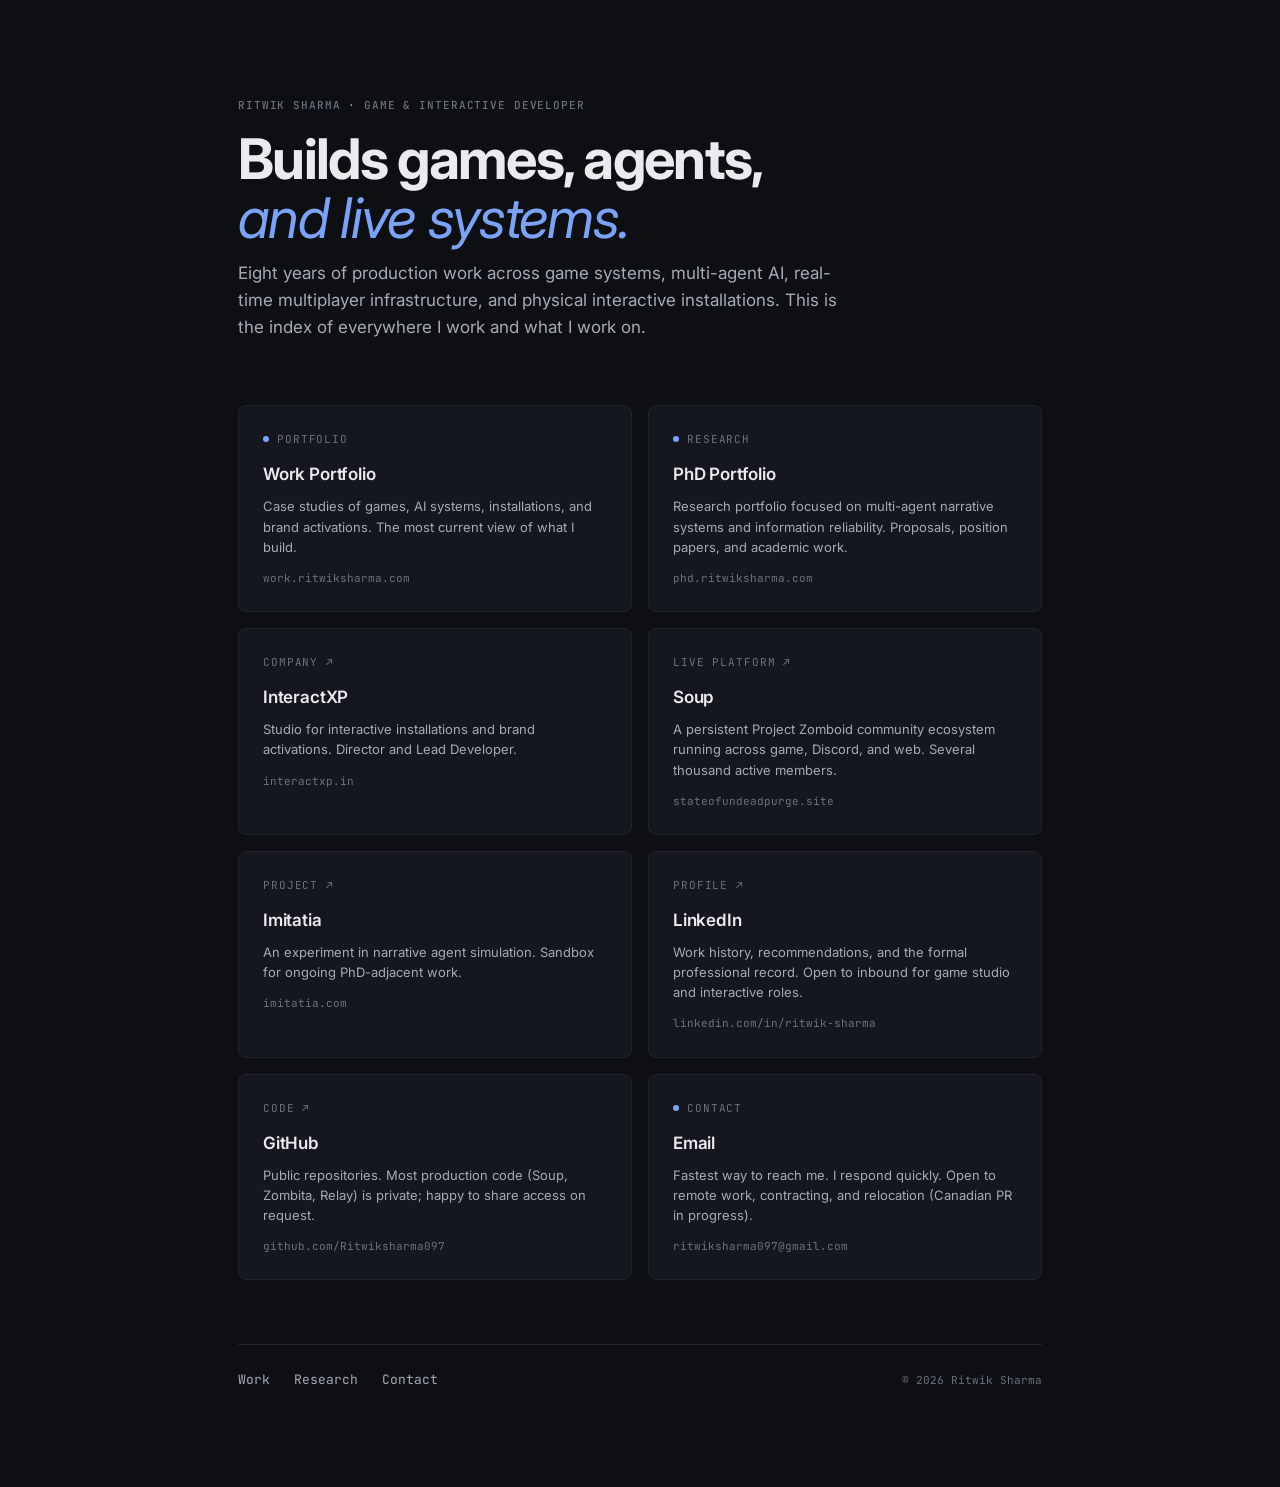
<file: index.html>
<!DOCTYPE html>
<html lang="en">
<head>
  <meta charset="UTF-8">
  <meta name="viewport" content="width=device-width, initial-scale=1.0">
  <title>Ritwik Sharma</title>
  <meta name="description" content="Ritwik Sharma. Game and interactive developer. Builds games, agents, and live systems.">
  <link rel="stylesheet" href="style.css">
  <link rel="icon" type="image/svg+xml" href="favicon.svg">
  <style>
    body { display: flex; flex-direction: column; min-height: 100vh; }
    .portal-wrap { flex: 1; display: flex; align-items: center; padding: var(--s-9) 0; }
    .portal-inner { max-width: 900px; margin: 0 auto; padding: 0 var(--gutter); width: 100%; }

    .portal-hero { margin-bottom: var(--s-8); }
    .portal-hero h1 {
      font-size: clamp(36px, 6vw, 56px);
      font-weight: 700;
      letter-spacing: -0.03em;
      line-height: 1.05;
      margin-bottom: var(--s-3);
    }
    .portal-hero h1 .accent {
      color: var(--accent);
      font-style: italic;
      font-weight: 400;
    }
    .portal-hero p {
      font-size: clamp(15px, 1.8vw, 17px);
      color: var(--text-soft);
      line-height: 1.6;
      max-width: 56ch;
    }
    .portal-hero .eyebrow {
      margin-bottom: var(--s-4);
    }

    .portal-grid {
      display: grid;
      grid-template-columns: repeat(2, 1fr);
      gap: var(--s-4);
    }
    @media (max-width: 640px) {
      .portal-grid { grid-template-columns: 1fr; }
    }

    .portal-card {
      display: block;
      padding: var(--s-5);
      background: var(--bg-elev);
      border: 1px solid var(--border);
      border-radius: var(--radius-lg);
      transition: border-color 0.18s ease, transform 0.18s ease, background 0.18s ease;
      position: relative;
    }
    .portal-card:hover {
      border-color: var(--accent);
      background: var(--bg-elev-2);
      transform: translateY(-2px);
    }
    .portal-card .card-tag {
      font-family: var(--font-mono);
      font-size: 11px;
      letter-spacing: 0.08em;
      text-transform: uppercase;
      color: var(--text-faint);
      margin-bottom: var(--s-3);
      display: flex;
      align-items: center;
      gap: var(--s-2);
    }
    .portal-card .card-tag .dot {
      width: 6px;
      height: 6px;
      background: var(--accent);
      border-radius: 50%;
      display: inline-block;
    }
    .portal-card .card-tag .external::after {
      content: ' ↗';
      color: var(--text-faint);
    }
    .portal-card .card-title {
      font-size: 17px;
      font-weight: 600;
      color: var(--text);
      letter-spacing: -0.01em;
      margin-bottom: var(--s-2);
    }
    .portal-card .card-desc {
      font-size: 13px;
      color: var(--text-soft);
      line-height: 1.55;
    }
    .portal-card .card-url {
      font-family: var(--font-mono);
      font-size: 11px;
      color: var(--text-faint);
      margin-top: var(--s-3);
    }

    .portal-foot {
      margin-top: var(--s-8);
      padding-top: var(--s-5);
      border-top: 1px solid var(--border);
      display: flex;
      justify-content: space-between;
      align-items: center;
      flex-wrap: wrap;
      gap: var(--s-4);
    }
    .portal-foot-links {
      display: flex;
      gap: var(--s-5);
      font-family: var(--font-mono);
      font-size: 13px;
      color: var(--text-soft);
    }
    .portal-foot-links a {
      transition: color 0.15s ease;
    }
    .portal-foot-links a:hover { color: var(--accent); }
    .portal-foot-meta {
      font-family: var(--font-mono);
      font-size: 11px;
      color: var(--text-faint);
    }
  </style>
  <meta property="og:type" content="website">
  <meta property="og:title" content="Ritwik Sharma">
  <meta property="og:description" content="Ritwik Sharma. Game and interactive developer. Builds games, agents, and live systems.">
  <meta property="og:url" content="https://ritwiksharma.com/">
  <meta property="og:image" content="https://ritwiksharma.com/og.jpg">
  <meta property="og:image:width" content="1200">
  <meta property="og:image:height" content="630">
  <meta name="twitter:card" content="summary_large_image">
  <meta name="twitter:image" content="https://ritwiksharma.com/og.jpg">
</head>
<body>

<main class="portal-wrap">
  <div class="portal-inner">

    <div class="portal-hero">
      <div class="eyebrow">Ritwik Sharma <span class="accent">·</span> Game &amp; Interactive Developer</div>
      <h1>Builds games, agents,<br><span class="accent">and live systems.</span></h1>
      <p>Eight years of production work across game systems, multi-agent AI, real-time multiplayer infrastructure, and physical interactive installations. This is the index of everywhere I work and what I work on.</p>
    </div>

    <div class="portal-grid">

      <a class="portal-card" href="https://work.ritwiksharma.com">
        <div class="card-tag"><span class="dot"></span>Portfolio</div>
        <div class="card-title">Work Portfolio</div>
        <div class="card-desc">Case studies of games, AI systems, installations, and brand activations. The most current view of what I build.</div>
        <div class="card-url">work.ritwiksharma.com</div>
      </a>

      <a class="portal-card" href="https://phd.ritwiksharma.com">
        <div class="card-tag"><span class="dot"></span>Research</div>
        <div class="card-title">PhD Portfolio</div>
        <div class="card-desc">Research portfolio focused on multi-agent narrative systems and information reliability. Proposals, position papers, and academic work.</div>
        <div class="card-url">phd.ritwiksharma.com</div>
      </a>

      <a class="portal-card" href="https://interactxp.in" target="_blank" rel="noopener">
        <div class="card-tag"><span class="external">Company</span></div>
        <div class="card-title">InteractXP</div>
        <div class="card-desc">Studio for interactive installations and brand activations. Director and Lead Developer.</div>
        <div class="card-url">interactxp.in</div>
      </a>

      <a class="portal-card" href="https://stateofundeadpurge.site" target="_blank" rel="noopener">
        <div class="card-tag"><span class="external">Live Platform</span></div>
        <div class="card-title">Soup</div>
        <div class="card-desc">A persistent Project Zomboid community ecosystem running across game, Discord, and web. Several thousand active members.</div>
        <div class="card-url">stateofundeadpurge.site</div>
      </a>

      <a class="portal-card" href="https://imitatia.com" target="_blank" rel="noopener">
        <div class="card-tag"><span class="external">Project</span></div>
        <div class="card-title">Imitatia</div>
        <div class="card-desc">An experiment in narrative agent simulation. Sandbox for ongoing PhD-adjacent work.</div>
        <div class="card-url">imitatia.com</div>
      </a>

      <a class="portal-card" href="https://www.linkedin.com/in/ritwik-sharma-bb1370152/" target="_blank" rel="noopener">
        <div class="card-tag"><span class="external">Profile</span></div>
        <div class="card-title">LinkedIn</div>
        <div class="card-desc">Work history, recommendations, and the formal professional record. Open to inbound for game studio and interactive roles.</div>
        <div class="card-url">linkedin.com/in/ritwik-sharma</div>
      </a>

      <a class="portal-card" href="https://github.com/Ritwiksharma097" target="_blank" rel="noopener">
        <div class="card-tag"><span class="external">Code</span></div>
        <div class="card-title">GitHub</div>
        <div class="card-desc">Public repositories. Most production code (Soup, Zombita, Relay) is private; happy to share access on request.</div>
        <div class="card-url">github.com/Ritwiksharma097</div>
      </a>

      <a class="portal-card" href="mailto:ritwiksharma097@gmail.com">
        <div class="card-tag"><span class="dot"></span>Contact</div>
        <div class="card-title">Email</div>
        <div class="card-desc">Fastest way to reach me. I respond quickly. Open to remote work, contracting, and relocation (Canadian PR in progress).</div>
        <div class="card-url">ritwiksharma097@gmail.com</div>
      </a>

    </div>

    <div class="portal-foot">
      <div class="portal-foot-links">
        <a href="https://work.ritwiksharma.com">Work</a>
        <a href="https://phd.ritwiksharma.com">Research</a>
        <a href="mailto:ritwiksharma097@gmail.com">Contact</a>
      </div>
      <div class="portal-foot-meta">© 2026 Ritwik Sharma</div>
    </div>

  </div>
</main>

</body>
</html>
</file>
<file: style.css>
/* ============================================
   Ritwik Sharma, Work Portfolio
   Dark, restrained, engineering-publication aesthetic
   ============================================ */

@import url('https://fonts.googleapis.com/css2?family=Inter:wght@400;500;600;700&family=JetBrains+Mono:wght@400;500&display=swap');

/* ---------- Tokens ---------- */
:root {
  --bg: #0d0f13;
  --bg-elev: #14171d;
  --bg-elev-2: #1a1e26;
  --border: #1f242c;
  --border-strong: #2a3038;
  --text: #e9ebef;
  --text-soft: #a4abb6;
  --text-faint: #6a727e;
  --accent: #7aa2f7;
  --accent-soft: #5a82d4;
  --accent-dim: rgba(122, 162, 247, 0.10);
  --good: #9ece6a;
  --warn: #e0af68;

  --font-sans: 'Inter', -apple-system, BlinkMacSystemFont, 'Segoe UI', sans-serif;
  --font-mono: 'JetBrains Mono', ui-monospace, 'SF Mono', Menlo, monospace;

  --s-1: 4px;
  --s-2: 8px;
  --s-3: 12px;
  --s-4: 16px;
  --s-5: 24px;
  --s-6: 32px;
  --s-7: 48px;
  --s-8: 64px;
  --s-9: 96px;
  --s-10: 128px;

  --max-w: 1180px;
  --gutter: clamp(20px, 5vw, 48px);
  --radius: 4px;
  --radius-lg: 8px;
}

/* ---------- Reset ---------- */
*, *::before, *::after { box-sizing: border-box; margin: 0; padding: 0; }
html { scroll-behavior: smooth; }
body {
  font-family: var(--font-sans);
  background: var(--bg);
  color: var(--text);
  font-size: 16px;
  line-height: 1.65;
  -webkit-font-smoothing: antialiased;
  -moz-osx-font-smoothing: grayscale;
  font-feature-settings: 'kern', 'liga', 'calt';
  min-height: 100vh;
}
img, video { max-width: 100%; height: auto; display: block; }
a { color: inherit; text-decoration: none; }
::selection { background: var(--accent-dim); color: var(--text); }

/* ---------- Layout primitives ---------- */
.wrap {
  max-width: var(--max-w);
  margin: 0 auto;
  padding: 0 var(--gutter);
}
.wrap-narrow {
  max-width: 760px;
  margin: 0 auto;
  padding: 0 var(--gutter);
}

/* ---------- Nav ---------- */
.nav {
  position: sticky;
  top: 0;
  z-index: 50;
  background: rgba(13, 15, 19, 0.85);
  backdrop-filter: blur(12px);
  -webkit-backdrop-filter: blur(12px);
  border-bottom: 1px solid var(--border);
}
.nav-inner {
  display: flex;
  align-items: center;
  justify-content: space-between;
  padding: var(--s-4) var(--gutter);
  max-width: var(--max-w);
  margin: 0 auto;
}
.nav-brand {
  font-family: var(--font-mono);
  font-size: 14px;
  font-weight: 500;
  letter-spacing: -0.01em;
  color: var(--text);
  display: flex;
  align-items: center;
  gap: 10px;
}
.nav-brand::before {
  content: '';
  width: 6px;
  height: 6px;
  background: var(--accent);
  border-radius: 50%;
  animation: pulse 2s ease-in-out infinite;
}
@keyframes pulse {
  0%, 100% { opacity: 1; }
  50% { opacity: 0.4; }
}
.nav-links {
  display: flex;
  gap: var(--s-6);
  font-family: var(--font-mono);
  font-size: 13px;
  color: var(--text-soft);
}
.nav-links a {
  transition: color 0.15s ease;
}
.nav-links a:hover { color: var(--text); }
.nav-links a.active { color: var(--accent); }

@media (max-width: 640px) {
  .nav-links { gap: var(--s-4); font-size: 12px; }
}

/* ---------- Typography ---------- */
.eyebrow {
  font-family: var(--font-mono);
  font-size: 11px;
  font-weight: 500;
  letter-spacing: 0.08em;
  text-transform: uppercase;
  color: var(--text-faint);
}
.eyebrow .accent { color: var(--accent); }

h1, h2, h3, h4 {
  font-weight: 600;
  line-height: 1.15;
  letter-spacing: -0.02em;
  color: var(--text);
}

.h-display {
  font-size: clamp(40px, 7vw, 72px);
  font-weight: 700;
  letter-spacing: -0.035em;
  line-height: 1.05;
}
.h-1 {
  font-size: clamp(32px, 5vw, 48px);
  letter-spacing: -0.03em;
}
.h-2 {
  font-size: clamp(24px, 3.5vw, 32px);
}
.h-3 {
  font-size: 20px;
}

.lede {
  font-size: clamp(17px, 2vw, 20px);
  line-height: 1.55;
  color: var(--text-soft);
  max-width: 60ch;
}

.muted { color: var(--text-soft); }
.faint { color: var(--text-faint); }
.mono { font-family: var(--font-mono); }

/* ---------- Hero ---------- */
.hero {
  padding: var(--s-10) 0 var(--s-9);
  border-bottom: 1px solid var(--border);
}
.hero-inner {
  max-width: var(--max-w);
  margin: 0 auto;
  padding: 0 var(--gutter);
}
.hero .eyebrow {
  margin-bottom: var(--s-5);
}
.hero h1 {
  margin-bottom: var(--s-5);
}
.hero h1 .accent {
  color: var(--accent);
  font-weight: 400;
  font-style: italic;
}
.hero-meta {
  display: flex;
  flex-wrap: wrap;
  gap: var(--s-5);
  margin-top: var(--s-7);
  font-family: var(--font-mono);
  font-size: 13px;
  color: var(--text-faint);
}
.hero-meta .item {
  display: flex;
  align-items: center;
  gap: var(--s-2);
}
.hero-meta .item::before {
  content: '';
  width: 4px;
  height: 4px;
  background: var(--text-faint);
  border-radius: 50%;
}
.hero-meta .item:first-child::before { display: none; }

@media (max-width: 640px) {
  .hero { padding: var(--s-8) 0 var(--s-7); }
}

/* ---------- Section primitives ---------- */
.section {
  padding: var(--s-9) 0;
  border-bottom: 1px solid var(--border);
}
.section-head {
  margin-bottom: var(--s-7);
  display: flex;
  align-items: baseline;
  justify-content: space-between;
  gap: var(--s-5);
  flex-wrap: wrap;
}
.section-head .eyebrow {
  margin-bottom: var(--s-3);
}
.section-head h2 {
  font-size: clamp(24px, 3vw, 32px);
}
.section-head .meta {
  font-family: var(--font-mono);
  font-size: 12px;
  color: var(--text-faint);
}

@media (max-width: 640px) {
  .section { padding: var(--s-7) 0; }
}

/* ---------- Project cards ---------- */
.projects {
  display: grid;
  grid-template-columns: 1fr 1fr;
  gap: var(--s-5);
}
@media (max-width: 820px) {
  .projects { grid-template-columns: 1fr; }
}

.proj {
  position: relative;
  display: block;
  background: var(--bg-elev);
  border: 1px solid var(--border);
  border-radius: var(--radius-lg);
  overflow: hidden;
  transition: border-color 0.2s ease, transform 0.2s ease;
}
.proj:hover {
  border-color: var(--border-strong);
  transform: translateY(-2px);
}
.proj-media {
  aspect-ratio: 16/10;
  background: var(--bg-elev-2);
  overflow: hidden;
  position: relative;
  border-bottom: 1px solid var(--border);
}
.proj-media img,
.proj-media video {
  width: 100%;
  height: 100%;
  object-fit: cover;
  transition: transform 0.4s ease;
}
.proj:hover .proj-media img,
.proj:hover .proj-media video {
  transform: scale(1.03);
}
.proj-body {
  padding: var(--s-5);
}
.proj-tag {
  font-family: var(--font-mono);
  font-size: 11px;
  font-weight: 500;
  letter-spacing: 0.06em;
  text-transform: uppercase;
  color: var(--accent);
  margin-bottom: var(--s-3);
  display: inline-block;
}
.proj-title {
  font-size: 22px;
  font-weight: 600;
  letter-spacing: -0.02em;
  margin-bottom: var(--s-2);
  color: var(--text);
}
.proj-desc {
  color: var(--text-soft);
  font-size: 15px;
  line-height: 1.55;
}
.proj-tech {
  margin-top: var(--s-4);
  display: flex;
  flex-wrap: wrap;
  gap: var(--s-2);
  font-family: var(--font-mono);
  font-size: 11px;
  color: var(--text-faint);
}
.proj-tech span {
  padding: 3px 8px;
  background: var(--bg-elev-2);
  border: 1px solid var(--border);
  border-radius: 3px;
}

/* Featured project (full-width on homepage) */
.proj-featured {
  grid-column: span 2;
}
.proj-featured .proj-media {
  aspect-ratio: 21/9;
}
@media (max-width: 820px) {
  .proj-featured { grid-column: span 1; }
  .proj-featured .proj-media { aspect-ratio: 16/10; }
}

/* ---------- Category dividers ---------- */
.category-label {
  display: flex;
  align-items: baseline;
  gap: var(--s-4);
  margin-bottom: var(--s-5);
}
.category-label .num {
  font-family: var(--font-mono);
  font-size: 13px;
  color: var(--accent);
  font-weight: 500;
}
.category-label .name {
  font-family: var(--font-mono);
  font-size: 13px;
  color: var(--text);
  font-weight: 500;
  letter-spacing: 0.02em;
  text-transform: uppercase;
}
.category-label .line {
  flex: 1;
  height: 1px;
  background: var(--border);
}
.category-label .count {
  font-family: var(--font-mono);
  font-size: 12px;
  color: var(--text-faint);
}

/* ---------- Mentions (Daikin, ACDelco, AR Treasure Hunt) ---------- */
.mentions {
  display: grid;
  grid-template-columns: repeat(auto-fit, minmax(280px, 1fr));
  gap: var(--s-5);
  margin-top: var(--s-5);
}
.mention {
  padding: var(--s-5);
  background: var(--bg-elev);
  border: 1px solid var(--border);
  border-radius: var(--radius-lg);
}
.mention-tag {
  font-family: var(--font-mono);
  font-size: 11px;
  color: var(--text-faint);
  letter-spacing: 0.06em;
  text-transform: uppercase;
  margin-bottom: var(--s-3);
}
.mention-title {
  font-size: 16px;
  font-weight: 600;
  color: var(--text);
  margin-bottom: var(--s-2);
}
.mention-desc {
  font-size: 14px;
  color: var(--text-soft);
  line-height: 1.55;
}

/* ---------- Case study (project page) ---------- */
.cs-hero {
  padding: var(--s-9) 0 var(--s-7);
  border-bottom: 1px solid var(--border);
}
.cs-back {
  font-family: var(--font-mono);
  font-size: 13px;
  color: var(--text-soft);
  margin-bottom: var(--s-6);
  display: inline-flex;
  align-items: center;
  gap: var(--s-2);
  transition: color 0.15s ease;
}
.cs-back:hover { color: var(--text); }
.cs-back::before { content: '←'; }

.cs-title {
  font-size: clamp(36px, 6vw, 60px);
  font-weight: 700;
  letter-spacing: -0.035em;
  line-height: 1.05;
  margin-bottom: var(--s-5);
}
.cs-lede {
  font-size: clamp(17px, 2vw, 20px);
  line-height: 1.55;
  color: var(--text-soft);
  max-width: 70ch;
}
.cs-meta {
  margin-top: var(--s-7);
  display: grid;
  grid-template-columns: repeat(auto-fit, minmax(160px, 1fr));
  gap: var(--s-5);
  padding-top: var(--s-5);
  border-top: 1px solid var(--border);
}
.cs-meta .item .label {
  font-family: var(--font-mono);
  font-size: 11px;
  letter-spacing: 0.06em;
  text-transform: uppercase;
  color: var(--text-faint);
  margin-bottom: var(--s-2);
}
.cs-meta .item .value {
  font-size: 14px;
  color: var(--text);
  line-height: 1.4;
}
.cs-meta .item .value.mono {
  font-family: var(--font-mono);
  font-size: 13px;
}
.cs-meta .item .value a {
  color: var(--accent);
  border-bottom: 1px solid var(--accent-dim);
  transition: border-color 0.15s ease;
}
.cs-meta .item .value a:hover { border-color: var(--accent); }

.cs-section {
  padding: var(--s-8) 0;
  border-bottom: 1px solid var(--border);
}
.cs-section:last-of-type { border-bottom: none; }

.cs-section h2 {
  font-size: clamp(22px, 2.5vw, 28px);
  margin-bottom: var(--s-5);
  letter-spacing: -0.02em;
}
.cs-section h3 {
  font-size: 18px;
  font-weight: 600;
  margin-top: var(--s-6);
  margin-bottom: var(--s-3);
  color: var(--text);
}
.cs-section p {
  color: var(--text-soft);
  margin-bottom: var(--s-4);
  font-size: 16px;
  line-height: 1.7;
  max-width: 70ch;
}
.cs-section p strong {
  color: var(--text);
  font-weight: 600;
}
.cs-section ul {
  list-style: none;
  margin-bottom: var(--s-5);
  max-width: 70ch;
}
.cs-section ul li {
  position: relative;
  padding-left: var(--s-5);
  margin-bottom: var(--s-3);
  color: var(--text-soft);
  line-height: 1.65;
}
.cs-section ul li::before {
  content: '';
  position: absolute;
  left: 0;
  top: 11px;
  width: 8px;
  height: 1px;
  background: var(--accent);
}
.cs-section ul li strong {
  color: var(--text);
  font-weight: 600;
}

/* Inline figures (single image) */
.figure {
  margin: var(--s-6) 0;
  border: 1px solid var(--border);
  border-radius: var(--radius-lg);
  overflow: hidden;
  background: var(--bg-elev);
}
.figure img, .figure video {
  width: 100%;
  height: auto;
  display: block;
}
.figure-caption {
  padding: var(--s-3) var(--s-4);
  background: var(--bg-elev-2);
  border-top: 1px solid var(--border);
  font-family: var(--font-mono);
  font-size: 12px;
  color: var(--text-faint);
}

/* Image grid */
.figure-grid {
  display: grid;
  grid-template-columns: repeat(auto-fit, minmax(280px, 1fr));
  gap: var(--s-3);
  margin: var(--s-6) 0;
}
.figure-grid .figure {
  margin: 0;
}

/* Architecture diagram block */
.arch {
  margin: var(--s-6) 0;
  padding: var(--s-6);
  background: var(--bg-elev);
  border: 1px solid var(--border);
  border-radius: var(--radius-lg);
  font-family: var(--font-mono);
  font-size: 13px;
  color: var(--text-soft);
  line-height: 1.7;
  overflow-x: auto;
}
.arch pre {
  font-family: var(--font-mono);
  white-space: pre;
  color: var(--text-soft);
}

/* Highlight callout */
.callout {
  margin: var(--s-6) 0;
  padding: var(--s-5);
  background: var(--accent-dim);
  border-left: 2px solid var(--accent);
  border-radius: 0 var(--radius) var(--radius) 0;
}
.callout p {
  margin-bottom: 0;
  color: var(--text);
  font-size: 15px;
  line-height: 1.6;
}
.callout strong { color: var(--accent); }

/* Stats row */
.stats {
  display: grid;
  grid-template-columns: repeat(auto-fit, minmax(140px, 1fr));
  gap: var(--s-4);
  margin: var(--s-6) 0;
  padding: var(--s-5) 0;
  border-top: 1px solid var(--border);
  border-bottom: 1px solid var(--border);
}
.stat .num {
  font-family: var(--font-mono);
  font-size: 24px;
  font-weight: 500;
  color: var(--accent);
  margin-bottom: var(--s-1);
}
.stat .label {
  font-family: var(--font-mono);
  font-size: 11px;
  letter-spacing: 0.06em;
  text-transform: uppercase;
  color: var(--text-faint);
}

/* Tech stack list */
.tech-stack {
  display: flex;
  flex-wrap: wrap;
  gap: var(--s-2);
  margin: var(--s-4) 0 var(--s-6);
}
.tech-stack span {
  padding: 5px 10px;
  background: var(--bg-elev);
  border: 1px solid var(--border);
  border-radius: 3px;
  font-family: var(--font-mono);
  font-size: 12px;
  color: var(--text-soft);
}

/* Related work */
.related {
  display: grid;
  grid-template-columns: repeat(auto-fit, minmax(280px, 1fr));
  gap: var(--s-4);
  margin-top: var(--s-5);
}
.related a {
  display: block;
  padding: var(--s-4) var(--s-5);
  background: var(--bg-elev);
  border: 1px solid var(--border);
  border-radius: var(--radius-lg);
  transition: border-color 0.15s ease, transform 0.15s ease;
}
.related a:hover {
  border-color: var(--border-strong);
  transform: translateY(-1px);
}
.related .tag {
  font-family: var(--font-mono);
  font-size: 11px;
  letter-spacing: 0.06em;
  text-transform: uppercase;
  color: var(--accent);
  margin-bottom: var(--s-2);
}
.related .title {
  font-size: 16px;
  font-weight: 600;
  color: var(--text);
  margin-bottom: var(--s-2);
}
.related .desc {
  font-size: 13px;
  color: var(--text-soft);
}

/* ---------- Footer ---------- */
.foot {
  padding: var(--s-8) 0 var(--s-7);
  border-top: 1px solid var(--border);
  margin-top: var(--s-9);
}
.foot-inner {
  max-width: var(--max-w);
  margin: 0 auto;
  padding: 0 var(--gutter);
  display: grid;
  grid-template-columns: 2fr 1fr 1fr;
  gap: var(--s-7);
}
@media (max-width: 640px) {
  .foot-inner { grid-template-columns: 1fr; gap: var(--s-5); }
}
.foot h4 {
  font-family: var(--font-mono);
  font-size: 11px;
  font-weight: 500;
  letter-spacing: 0.08em;
  text-transform: uppercase;
  color: var(--text-faint);
  margin-bottom: var(--s-4);
}
.foot ul { list-style: none; }
.foot ul li { margin-bottom: var(--s-2); }
.foot a {
  color: var(--text-soft);
  font-size: 14px;
  transition: color 0.15s ease;
}
.foot a:hover { color: var(--text); }
.foot-brand {
  font-family: var(--font-mono);
  font-size: 14px;
  color: var(--text);
  font-weight: 500;
  margin-bottom: var(--s-3);
}
.foot-tagline {
  color: var(--text-soft);
  font-size: 14px;
  line-height: 1.55;
  max-width: 36ch;
}
.foot-legal {
  margin-top: var(--s-7);
  padding-top: var(--s-4);
  border-top: 1px solid var(--border);
  font-family: var(--font-mono);
  font-size: 11px;
  color: var(--text-faint);
  display: flex;
  justify-content: space-between;
  flex-wrap: wrap;
  gap: var(--s-3);
}

/* ---------- Utility ---------- */
.spacer-sm { height: var(--s-4); }
.spacer-md { height: var(--s-6); }
.spacer-lg { height: var(--s-8); }

/* Reduce motion preference */
@media (prefers-reduced-motion: reduce) {
  *, *::before, *::after {
    animation-duration: 0.001s !important;
    transition-duration: 0.001s !important;
  }
  .proj:hover { transform: none; }
}
</file>
